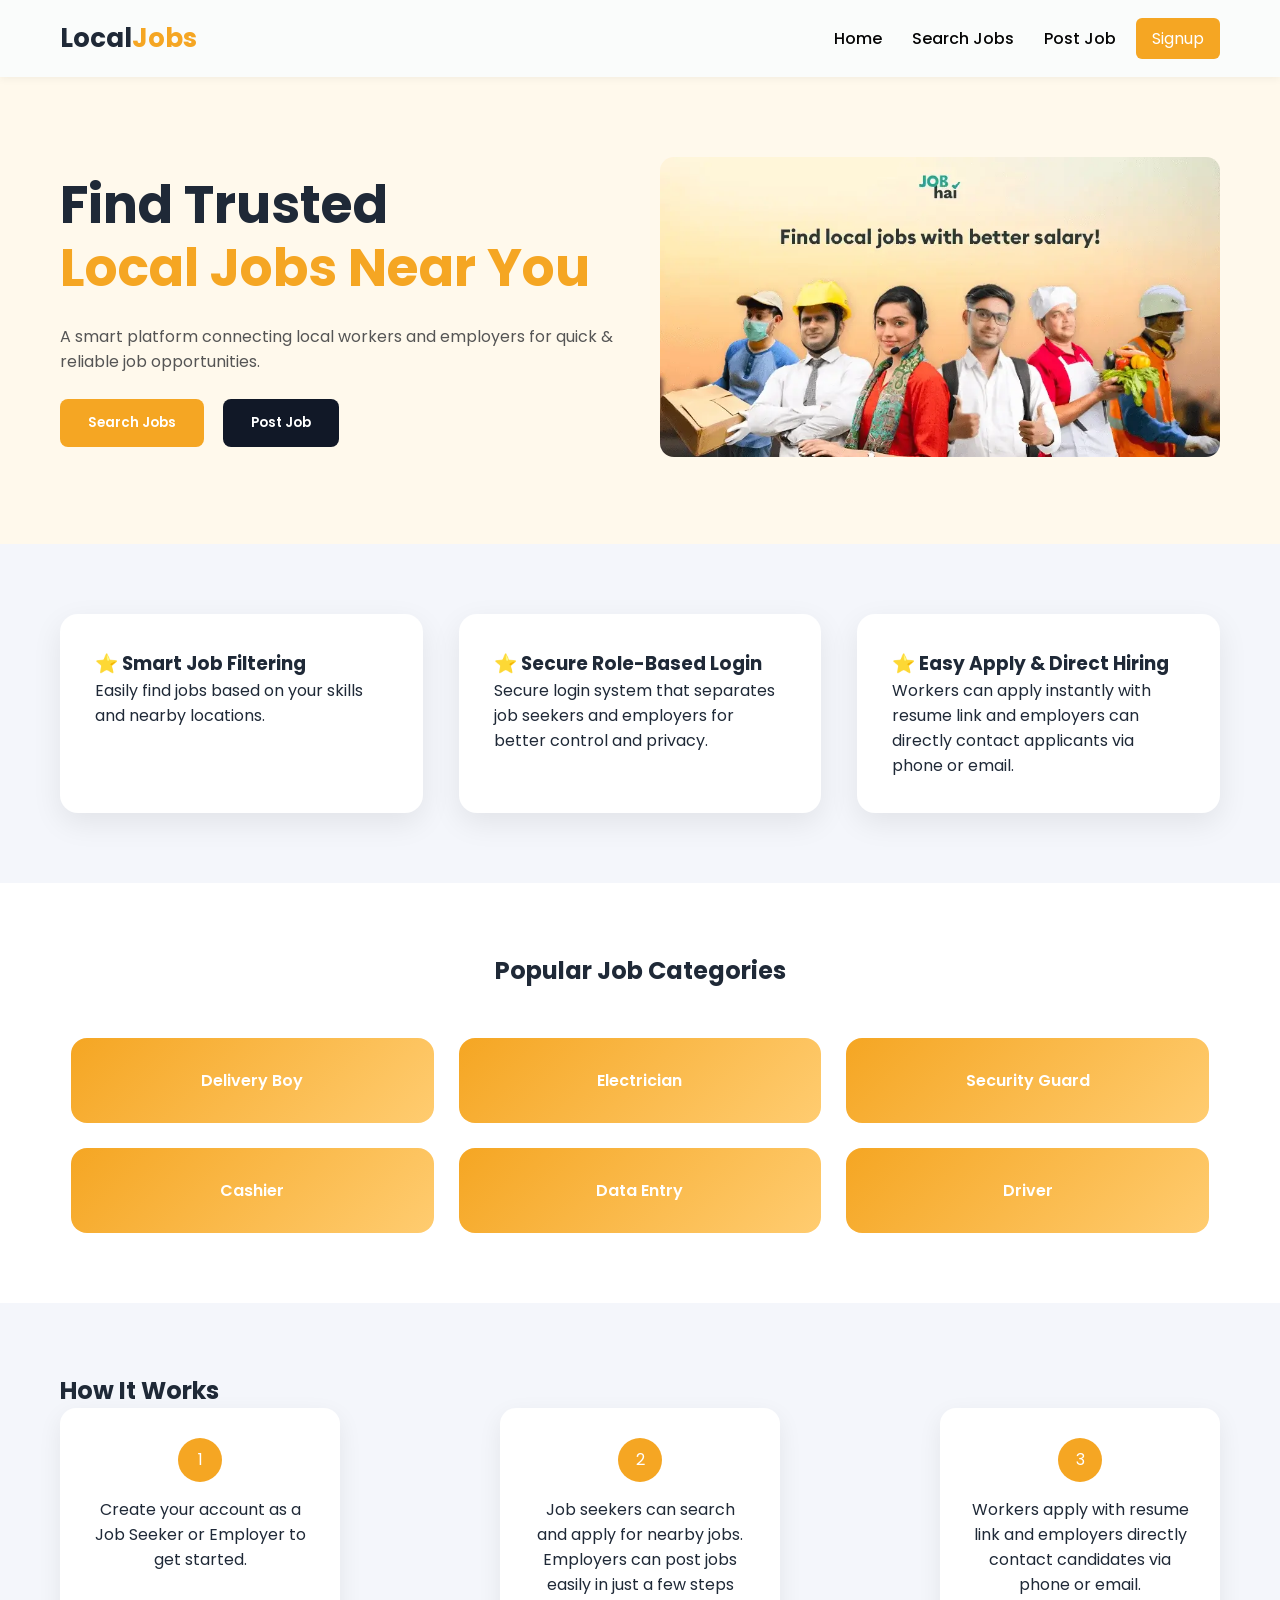
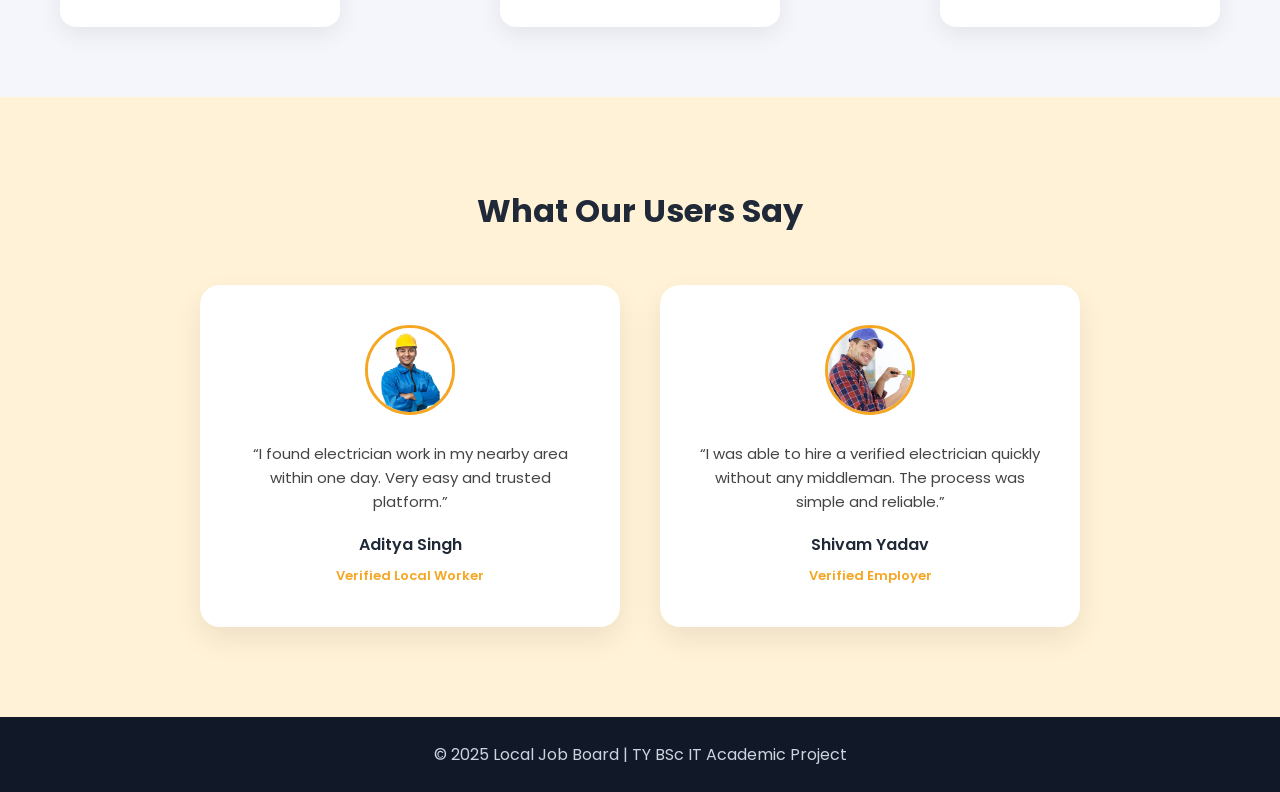
<file: public/index.html>
<!DOCTYPE html>
<html lang="en">
<head>
  <meta charset="UTF-8">
  <title>Local Job Board | Find Jobs Near You</title>
  <link rel="stylesheet" href="indexstyle.css">
 <link href="https://fonts.googleapis.com/css2?family=Poppins:ital,wght@0,100;0,200;0,300;0,400;0,500;0,600;0,700;0,800;0,900;1,100;1,200;1,300;1,400;1,500;1,600;1,700;1,800;1,900&display=swap" rel="stylesheet">

</head>

<body>


<header class="navbar">

  <div class="logo">
    Local<span>Jobs</span>
  </div>

  <!-- Hamburger Icon -->
  <div class="menu-toggle" id="menuToggle">
    ☰
  </div>

  <nav class="nav-links" id="navLinks">
    <a href="index.html">Home</a>
    <a href="find-job.html">Search Jobs</a>
    <a href="signup.html">Post Job</a>
    
  </nav>
     <a href="signup.html" class="login-btn">Signup</a>
</header>


<section class="hero">
  <div class="hero-text">
    <h1>Find Trusted <br><span>Local Jobs Near You</span></h1>
    <p>A smart platform connecting local workers and employers for quick & reliable job opportunities.</p>
    <div class="hero-btns">
      <button class="btn-primary"><a href="find-job.html">Search Jobs</a></button>
      <button class="btn-secondary"><a href="post-job.html">Post Job</a></button>
    </div>
  </div>
  <div class="hero-img">
    <img src="images/hero section.png">
  </div>
</section>

<section class="features">
  <div class="feature-card">
    <h3>⭐ Smart Job Filtering</h3>
    <p>Easily find jobs based on your skills and nearby locations.</p>
  </div>
  <div class="feature-card">
    <h3>⭐ Secure Role-Based Login</h3>
    <p>Secure login system that separates job seekers and employers for better control and privacy.</p>
  </div>
  <div class="feature-card">
    <h3>⭐ Easy Apply & Direct Hiring</h3>
    <p>Workers can apply instantly with resume link and employers can directly contact applicants via phone or email.</p>
    
  </div>
</section>

<section class="categories">
  <h2>Popular Job Categories</h2>
  <div class="category-grid">
    <div class="cat">Delivery Boy</div>
    <div class="cat">Electrician</div>
    <div class="cat">Security Guard</div> 
    <div class="cat">Cashier</div>
    <div class="cat">Data Entry</div>
    <div class="cat">Driver</div>
  </div>
</section>

<section class="how-it-works">
  <h2>How It Works</h2>
  <div class="steps">
    <div class="step">
      <span>1</span>
      <p>Create your account as a Job Seeker or Employer to get started.</p>
    </div>
    <div class="step">
      <span>2</span>
      <p>Job seekers can search and apply for nearby jobs.
         Employers can post jobs easily in just a few steps</p>
    </div>
    <div class="step">
      <span>3</span>
      <p>Workers apply with resume link and employers directly contact candidates via phone or email.</p>
    </div>
  </div>
</section>

<section class="testimonial">
  <h2>What Our Users Say</h2>

  <div class="testimonial-wrapper">

    <!-- Worker Testimonial -->
    <div class="testi-box">
      <img src="images/aditya worker.png" alt="Worker">
      <p>
        “I found electrician work in my nearby area within one day.  
        Very easy and trusted platform.”
      </p>
      <h4>Aditya Singh</h4>
      <span class="role">Verified Local Worker</span>
    </div>

    <!-- Employer Testimonial -->
    <div class="testi-box">
      <img src="images/shivam employer.png" alt="Employer">
      <p>
        “I was able to hire a verified electrician quickly without any middleman.  
        The process was simple and reliable.”
      </p>
      <h4>Shivam Yadav</h4>
      <span class="role">Verified Employer</span>
    </div>

  </div>
</section>


<footer>
  <p>© 2025 Local Job Board | TY BSc IT Academic Project</p>
</footer>
<script>
const menuToggle=document.getElementById("menuToggle");
const navLinks=document.getElementById("navLinks");

menuToggle.addEventListener("click",()=>{
  navLinks.classList.toggle("active");
})
</script>

</body>
</html>
</file>
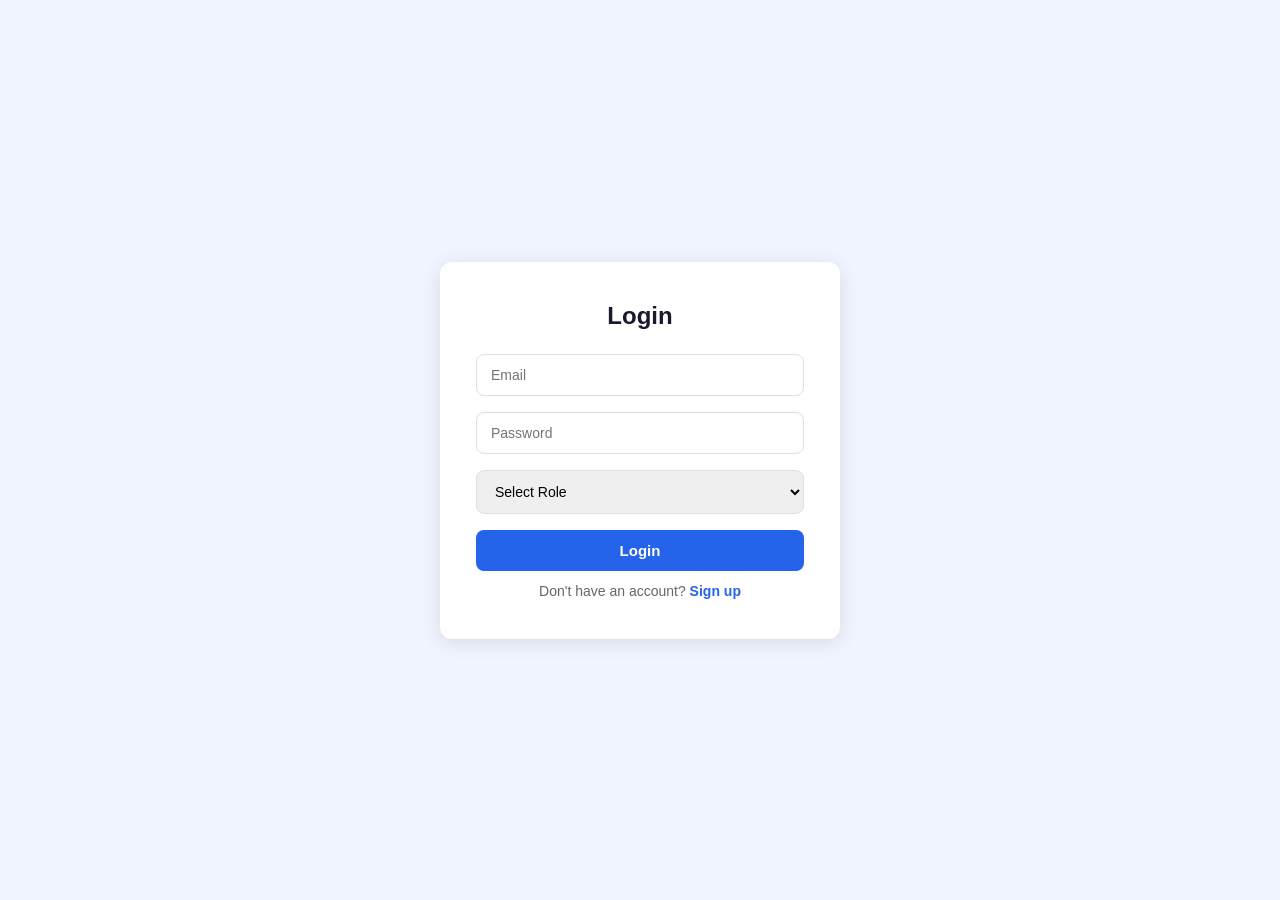
<file: public/application.html>
<!DOCTYPE html>
<html>
<head>
    <title>Applications</title>
    <link rel="stylesheet" href="Application.css">
</head>
<body>

<h2>Your Job Applications</h2>

<div id="result"></div>

<script>

// ================= LOGIN PROTECTION =================
const employerId = localStorage.getItem("user_id");
const role = localStorage.getItem("role");

if (!employerId || role !== "employer") {
    alert("Please login as Employer");
    window.location.href = "login.html";
}

// ================= LOAD APPLICATIONS =================
function loadApplications() {

    fetch("/employer/applications/" + employerId)
    .then(res => res.json())
    .then(data => {

        const container = document.getElementById("result");
        container.innerHTML = "";

        if(data.length === 0){
            container.innerHTML = "<h3>No Applications Yet</h3>";
            return;
        }

        data.forEach(app => {

            container.innerHTML += `
                <div style="border:1px solid black; margin:15px; padding:15px;">
                    <h3>Job Title: ${app.title}</h3>
                    <p><strong>Name:</strong> ${app.name}</p>
                    <p><strong>Email:</strong> ${app.email}</p>
                    <p><strong>Phone:</strong> ${app.phone}</p>
                    <p>
                        <strong>Resume:</strong> 
                        <a href="${app.resume}" target="_blank">
                            View Resume
                        </a>
                    </p>
                </div>
            `;
        });

    })
    .catch(err => {
        console.log(err);
        document.getElementById("result").innerHTML = "Error loading applications";
    });
}

// Auto load when page opens
window.onload = loadApplications;

</script>

</body>
</html>
</file>
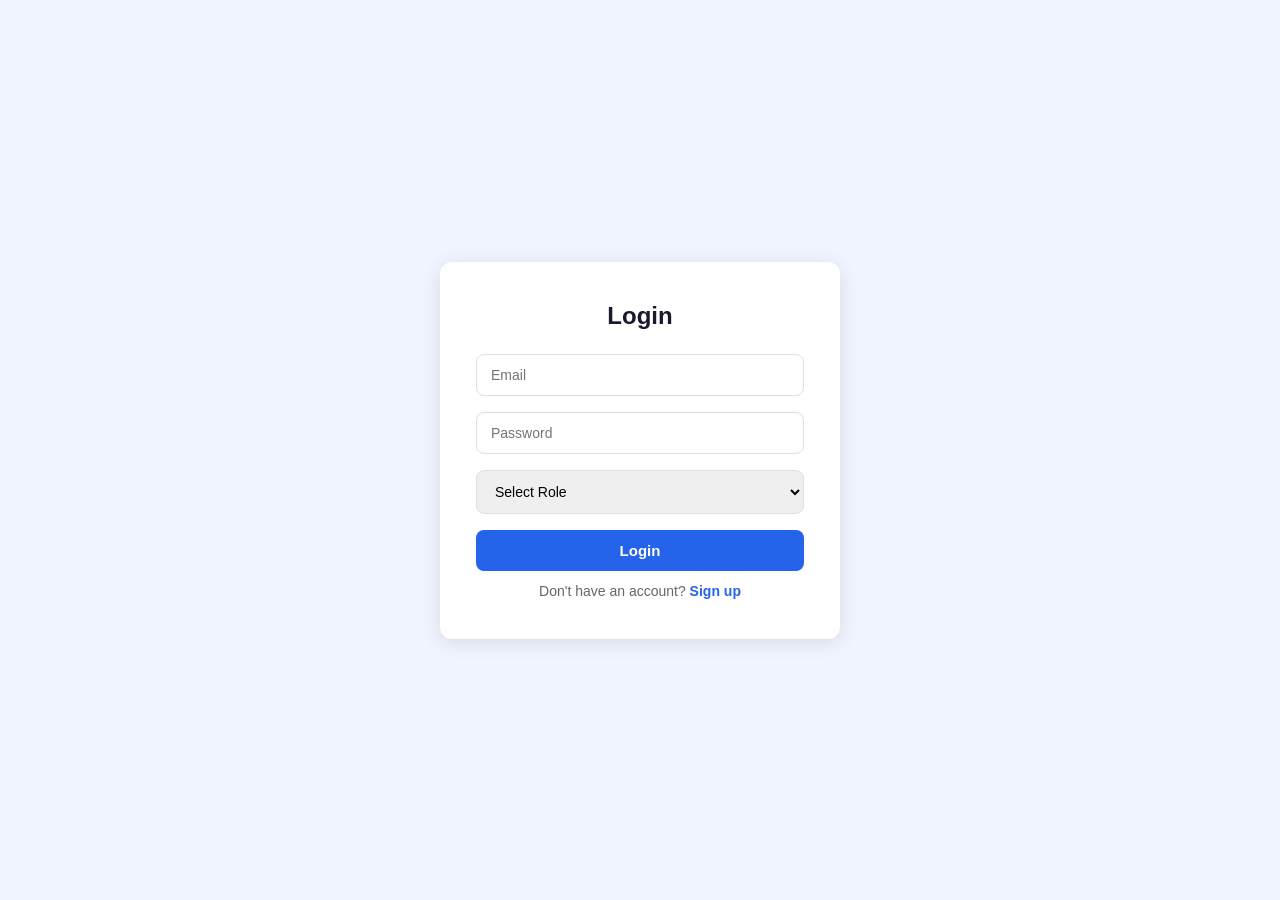
<file: public/login.html>
<!DOCTYPE html>
<html lang="en">
<head>
    <meta charset="UTF-8">
    <meta name="viewport" content="width=device-width, initial-scale=1.0">
    <title>Login | LocalJobs</title>
    <style>
        * { margin: 0; padding: 0; box-sizing: border-box; }
        body {
            font-family: Arial, sans-serif;
            background: #f0f4ff;
            min-height: 100vh;
            display: flex;
            align-items: center;
            justify-content: center;
        }
        .card {
            background: #fff;
            padding: 40px 36px;
            border-radius: 12px;
            box-shadow: 0 4px 20px rgba(0,0,0,0.1);
            width: 100%;
            max-width: 400px;
        }
        h2 {
            text-align: center;
            margin-bottom: 24px;
            color: #1a1a2e;
            font-size: 24px;
        }
        input, select {
            width: 100%;
            padding: 12px 14px;
            margin-bottom: 16px;
            border: 1.5px solid #e0e0e0;
            border-radius: 8px;
            font-size: 14px;
            outline: none;
        }
        input:focus, select:focus { border-color: #2563eb; }
        button {
            width: 100%;
            padding: 12px;
            background: #2563eb;
            color: white;
            border: none;
            border-radius: 8px;
            font-size: 15px;
            font-weight: 600;
            cursor: pointer;
            margin-bottom: 12px;
        }
        button:hover { background: #1d4ed8; }
        .bottom-link { text-align: center; font-size: 14px; color: #666; }
        .bottom-link a { color: #2563eb; font-weight: 600; text-decoration: none; }
    </style>
</head>
<body>
    <div class="card">
        <h2>Login</h2>
        <form id="loginForm">
            <input type="email" id="email" placeholder="Email" required>
            <input type="password" id="password" placeholder="Password" required>
            <select id="role" required>
                <option value="">Select Role</option>
                <option value="seeker">Job Seeker</option>
                <option value="employer">Employer</option>
            </select>
            <button type="submit">Login</button>
        </form>
        <div class="bottom-link">
            Don't have an account? <a href="signup.html">Sign up</a>
        </div>
    </div>
    <script>
        document.getElementById("loginForm").addEventListener("submit", async function(e) {
            e.preventDefault();
            const email = document.getElementById("email").value;
            const password = document.getElementById("password").value;
            const role = document.getElementById("role").value;
            const res = await fetch("/login", {
                method: "POST",
                headers: { "Content-Type": "application/json" },
                body: JSON.stringify({ email, password, role })
            });
            const data = await res.json();
            if (data.user) {
                alert("Welcome " + data.user.name);
                localStorage.setItem("user_id", data.user.id);
                localStorage.setItem("role", data.user.role);
                if (role === "seeker") {
                    window.location.href = "find-job.html";
                } else {
                    window.location.href = "post-job.html";
                }
            } else {
                alert(data.message);
            }
        });
    </script>
</body>
</html>
</file>
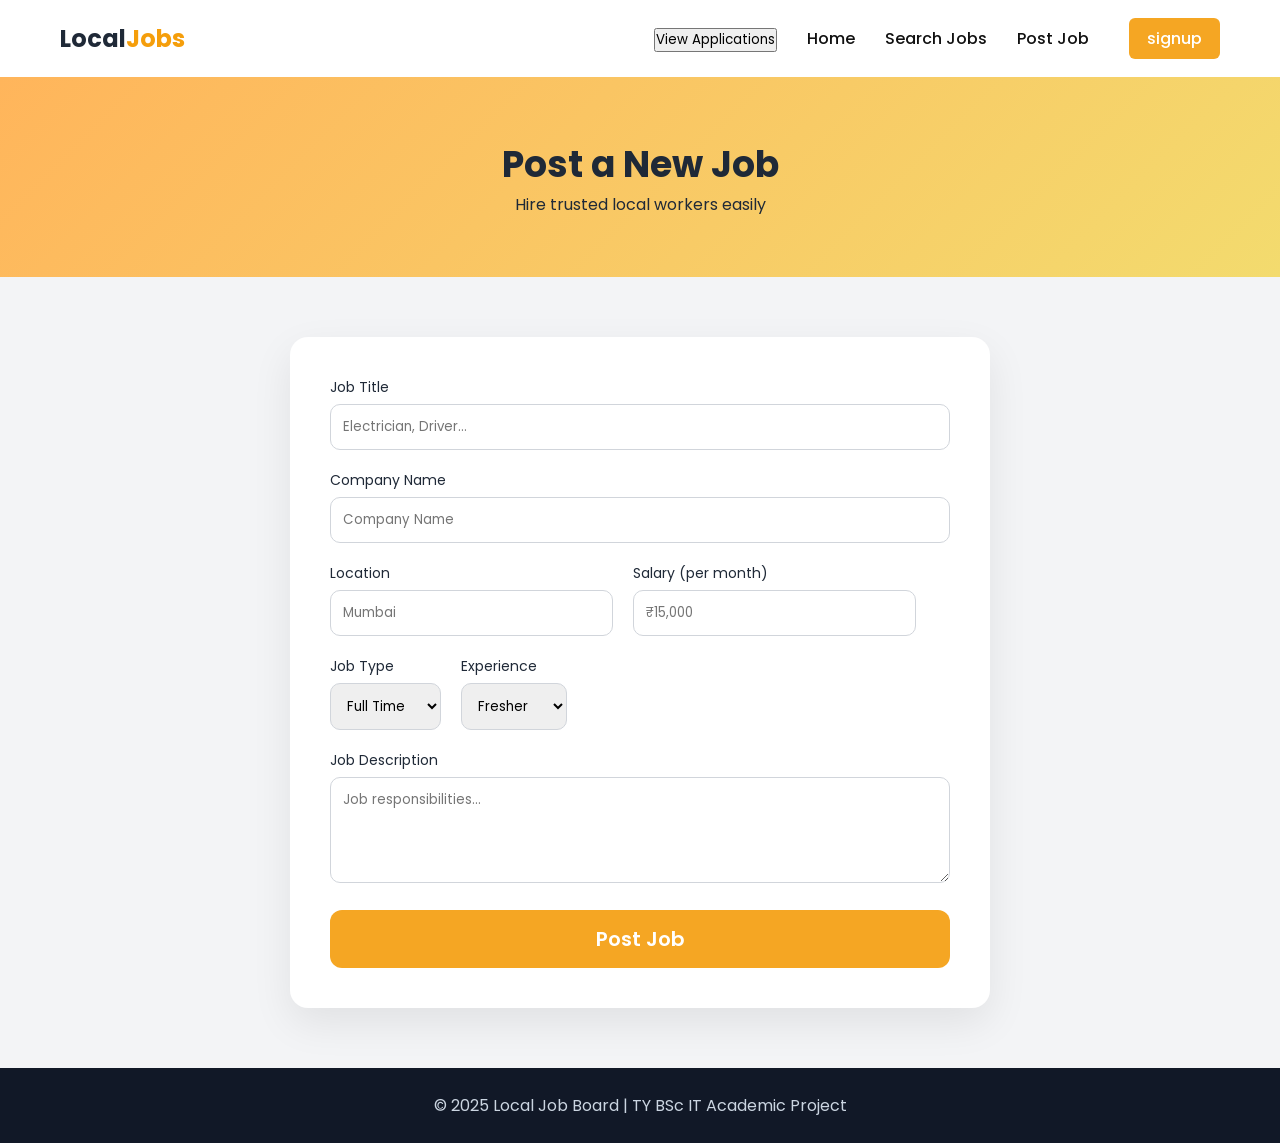
<file: public/post-job.html>
<!DOCTYPE html>
<html lang="en">
<head>
  <meta charset="UTF-8">
  <title>Post a Job | LocalJobs</title>
  <link rel="stylesheet" href="post-job.css">
  <link href="https://fonts.googleapis.com/css2?family=Poppins:wght@400;500;600;700&display=swap" rel="stylesheet">
</head>
<body>

<header class="header">
  <div class="logo">Local<span>Jobs</span></div>

  <div class="menu-toggle" id="menuToggle">☰</div>

  <nav class="nav-links" id="navLinks">
<a href="application.html">
    <button>View Applications</button>
</a>
    <a href="index.html">Home</a>
    <a href="find-job.html">Search Jobs</a>
    <a href="post-job.html">Post Job</a>
  </nav>

  <a href="signup.html" class="login-btn">signup</a>
</header>

<section class="page-title">
  <h1>Post a New Job</h1>
  <p>Hire trusted local workers easily</p>
</section>

<section class="form-section">
  <form class="job-form" id="jobForm">

    <div class="form-group">
      <label>Job Title</label>
      <input type="text" id="title" required placeholder="Electrician, Driver...">
    </div>

    <div class="form-group">
      <label>Company Name</label>
      <input type="text" id="company_name" required placeholder="Company Name">
    </div>

    <div class="form-row">
      <div class="form-group">
        <label>Location</label>
        <input type="text" id="location" required placeholder="Mumbai">
      </div>

      <div class="form-group">
        <label>Salary (per month)</label>
        <input type="text" id="salary" required placeholder="₹15,000">
      </div>
    </div>

<div class="form-row">

    <div class="form-group">
        <label>Job Type</label>
        <select id="type">
            <option>Full Time</option>
            <option>Part Time</option>
        </select>
    </div>

    <div class="form-group">
        <label>Experience</label>
        <select id="experience">
            <option>Fresher</option>
            <option>1-2 Years</option>
            <option>2+ Years</option>
        </select>
    </div>

</div>




    <div class="form-group">
      <label>Job Description</label>
      <textarea id="job_description" rows="4" placeholder="Job responsibilities..."></textarea>
    </div>

    <button type="submit" class="submit-btn">Post Job</button>
  </form>
</section>



<footer class="footer">
  © 2025 Local Job Board | TY BSc IT Academic Project
</footer>

<script>
const menuToggle = document.getElementById("menuToggle");
const navLinks = document.getElementById("navLinks");

menuToggle.addEventListener("click", () => {
  navLinks.classList.toggle("active");
});

// =================== POST JOB ===================

const form = document.getElementById('jobForm');

form.addEventListener('submit', async (e) => {
  e.preventDefault();

  const employerId = localStorage.getItem("user_id");
  const role = localStorage.getItem("role");

  if (!employerId || role !== "employer") {
    alert("Please login as Employer first!");
    window.location.href = "login.html";
    return;
  }

  const data = {
    title: document.getElementById("title").value,
    company_name: document.getElementById("company_name").value,
    location: document.getElementById("location").value,
    salary: document.getElementById("salary").value,
    job_description: document.getElementById("job_description").value,
    employer_id: employerId
  };

  try {
    const res = await fetch('/api/jobs', {
      method: 'POST',
      headers: {'Content-Type': 'application/json'},
      body: JSON.stringify(data)
    });

   const result = await res.json();

  if (!res.ok) {
    alert(result.message);
    return;
  }

  alert(result.message);
  form.reset();

} catch (error) {
  alert("Server Error");
}
});


// =================== VIEW APPLICATIONS ===================

function viewApplications(){

  const employerId = localStorage.getItem("user_id");

  if(!employerId){
    alert("Please login first!");
    return;
  }

  fetch("/employer/applications/" + employerId)
  .then(res => res.json())
  .then(data => {

    const container = document.getElementById("applicationsContainer");
    container.innerHTML = "";

    if(data.length === 0){
      container.innerHTML = "<p style='text-align:center;'>No Applications Yet</p>";
      return;
    }

    data.forEach(app => {
      container.innerHTML += `
        <div style="border:1px solid #ccc; padding:15px; margin:10px; border-radius:8px;">
          <h3>${app.title}</h3>
          <p><strong>Name:</strong> ${app.name}</p>
          <p><strong>Email:</strong> ${app.email}</p>
          <p><strong>Phone:</strong> ${app.phone}</p>
          <p>
            <strong>Resume:</strong> 
            <a href="${app.resume}" target="_blank">View Resume</a>
          </p>
        </div>
      `;
    });

  })
  .catch(error => {
    alert("Error loading applications");
  });
}
</script>

</body>
</html>
</file>
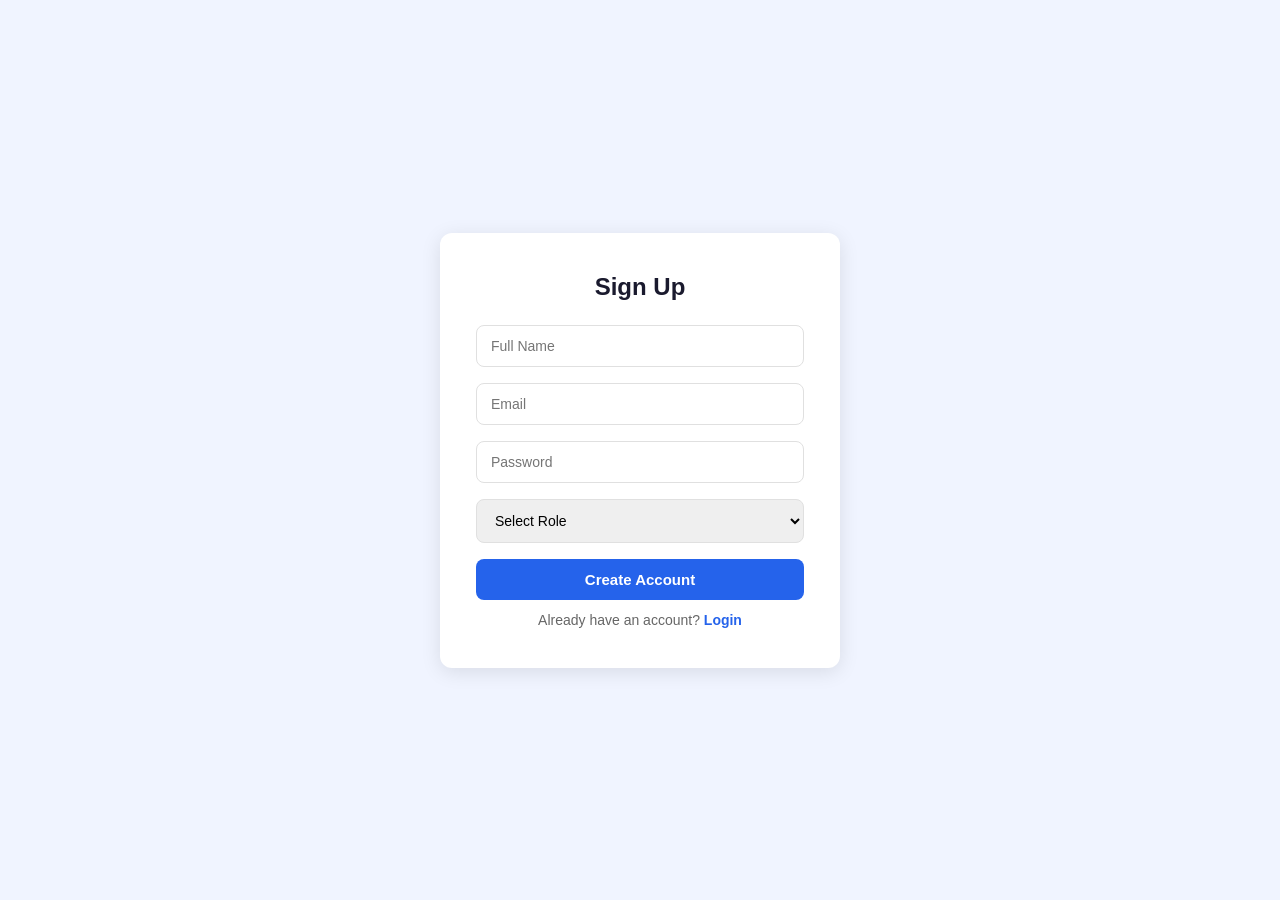
<file: public/signup.html>
<!DOCTYPE html>
<html lang="en">
<head>
    <meta charset="UTF-8">
    <meta name="viewport" content="width=device-width, initial-scale=1.0">
    <title>Signup | LocalJobs</title>
    <style>
        * { margin: 0; padding: 0; box-sizing: border-box; }
        body {
            font-family: Arial, sans-serif;
            background: #f0f4ff;
            min-height: 100vh;
            display: flex;
            align-items: center;
            justify-content: center;
        }
        .card {
            background: #fff;
            padding: 40px 36px;
            border-radius: 12px;
            box-shadow: 0 4px 20px rgba(0,0,0,0.1);
            width: 100%;
            max-width: 400px;
        }
        h2 {
            text-align: center;
            margin-bottom: 24px;
            color: #1a1a2e;
            font-size: 24px;
        }
        input, select {
            width: 100%;
            padding: 12px 14px;
            margin-bottom: 16px;
            border: 1.5px solid #e0e0e0;
            border-radius: 8px;
            font-size: 14px;
            outline: none;
        }
        input:focus, select:focus { border-color: #2563eb; }
        button {
            width: 100%;
            padding: 12px;
            background: #2563eb;
            color: white;
            border: none;
            border-radius: 8px;
            font-size: 15px;
            font-weight: 600;
            cursor: pointer;
            margin-bottom: 12px;
        }
        button:hover { background: #1d4ed8; }
        .bottom-link { text-align: center; font-size: 14px; color: #666; }
        .bottom-link a { color: #2563eb; font-weight: 600; text-decoration: none; }
    </style>
</head>
<body>
    <div class="card">
        <h2>Sign Up</h2>
        <form id="signupForm">
            <input type="text" id="name" placeholder="Full Name" required>
            <input type="email" id="email" placeholder="Email" required>
            <input type="password" id="password" placeholder="Password" required>
            <select id="role" required>
                <option value="">Select Role</option>
                <option value="seeker">Job Seeker</option>
                <option value="employer">Employer</option>
            </select>
            <button type="submit">Create Account</button>
        </form>
        <div class="bottom-link">
            Already have an account? <a href="login.html">Login</a>
        </div>
    </div>
    <script>
        document.getElementById("signupForm").addEventListener("submit", async function(e) {
            e.preventDefault();
            const name = document.getElementById("name").value;
            const email = document.getElementById("email").value;
            const password = document.getElementById("password").value;
            const role = document.getElementById("role").value;
            const res = await fetch("/signup", {
                method: "POST",
                headers: { "Content-Type": "application/json" },
                body: JSON.stringify({ name, email, password, role })
            });
            const data = await res.json();
            alert(data.message);
            if (res.ok) {
                fetch("/login", {
                    method: "POST",
                    headers: { "Content-Type": "application/json" },
                    body: JSON.stringify({ email, password, role })
                })
                .then(res => res.json())
                .then(loginData => {
                    if (loginData.user) {
                        localStorage.setItem("user_id", loginData.user.id);
                        localStorage.setItem("role", loginData.user.role);
                        if (role === "seeker") {
                            window.location.href = "find-job.html";
                        } else {
                            window.location.href = "post-job.html";
                        }
                    }
                });
            }
        });
    </script>
</body>
</html>
</file>
<file: public/indexstyle.css>
* {
  margin: 0;
  padding: 0;
  font-family: 'Poppins', sans-serif;
  box-sizing: border-box;
}

body {
  background: #f4f6fb;
  color: #1f2937;
}
.logo { 
  font-size: 26px; 
  font-weight: 700;
 } 
.logo span {
   color: #f5a623; 
  }

/* NAVBAR */
.navbar {
  position: sticky;
  top: 0;
  display: flex;
  align-items: center;
  padding: 18px 60px;
  background: #fafcfb;
 box-shadow: 0 2px 8px rgba(0,0,0,0.05);
}

.menu-toggle {
 
  display: none;

}
 


.nav-links {
  display: flex;
  gap: 30px;
  margin-left: auto;   
  margin-right: 20px;
}


.nav-links a {
  text-decoration: none;
  color: #050505;
  font-weight: 500;
}

.login-btn {
  background: #f5a623;
  color: white;
  padding: 8px 16px;
  border-radius: 6px;
  text-decoration: none;
}




/* HERO */
.hero {
  display: flex;
  justify-content: space-between;
  align-items: center;
  gap: 40px;
  padding: 80px 60px;
  background-color: rgb(255, 249, 236);
  flex-wrap: wrap;
}

.hero-text {
  flex: 1;
  min-width: 300px;
}

.hero-text h1 {
  font-size: 52px;
  line-height: 1.2;
}

.hero-text span {
  color: #f5a623;
}

.hero-text p {
  margin: 25px 0;
  font-size: 16px;
  color: #555;
}


.hero-btns button {
  padding: 14px 28px;
  margin-right: 15px;
  border-radius: 8px;
  border: none;
  font-weight: 600;
  cursor: pointer;
}

.btn-primary {
  background: #f5a623;
  color: white;
}

.btn-secondary {
  background: #111827;
  color: white;
}


.btn-primary a{
  background: #f5a623;
  color: white;
  text-decoration: none;
}

.btn-secondary a{
  background: #111827;
  color: white;
   text-decoration: none;
}

.hero-img {
  flex: 1;
  min-width: 300px;
}

.hero-img img {
  width: 100%;
  border-radius: 14px;
}

/* FEATURES */
.features {
  display: flex;
  flex-wrap: wrap;
  gap: 30px;
  padding: 70px 60px;
  justify-content: space-between;
}

.feature-card {
  flex: 0 0 calc(33% - 20px);
  background: white;
  padding: 35px;
  border-radius: 18px;
  box-shadow: 0 10px 30px rgba(0,0,0,0.08);
  transition: transform 0.3s;
}

.feature-card:hover {
  transform: translateY(-6px);
}

/* CATEGORIES */
.categories {
  padding: 70px 60px;
  background: #fff;
}

.categories h2 {
  text-align: center;
  margin-bottom: 50px;
}

.category-grid {
  display: flex;
  flex-wrap: wrap;
  gap: 25px;
  justify-content: center;
}

.cat {
  flex: 0 0 calc(33% - 20px);
  background: linear-gradient(135deg, #f5a623, #ffcc70);
  color: white;
  padding: 30px;
  border-radius: 16px;
  text-align: center;
  font-weight: 600;
}

/* HOW IT WORKS */
.how-it-works {
  padding: 70px 60px;
}

.steps {
  display: flex;
  flex-wrap: wrap;
  gap: 20px;
  justify-content: space-between;
}

.step {
  flex: 0 0 280px;
  background: white;
  padding: 30px;
  border-radius: 16px;
  text-align: center;
  box-shadow: 0 8px 25px rgba(0,0,0,0.07);
}

.step span {
  display: inline-block;
  background: #f5a623;
  color: white;
  width: 44px;
  height: 44px;
  border-radius: 50%;
  line-height: 44px;
  margin-bottom: 15px;
}

/* TESTIMONIAL */
.testimonial {
  padding: 90px 60px;
  background: #fff2d6;
  text-align: center;
}

.testimonial h2 {
  margin-bottom: 50px;
  font-size: 32px;
}

.testimonial-wrapper {
  display: flex;
  justify-content: center;
  gap: 40px;
  flex-wrap: wrap;
}

.testi-box {
  background: white;
  max-width: 420px;
  padding: 40px 35px;
  border-radius: 20px;
  box-shadow: 0 12px 30px rgba(0,0,0,0.08);
  transition: transform 0.3s;
}

.testi-box:hover {
  transform: translateY(-6px);
}

.testi-box img {
  width: 90px;
  height: 90px;
  object-fit: cover;
  border-radius: 50%;
  margin-bottom: 20px;
  border: 3px solid #f5a623;
}

.testi-box p {
  font-size: 15px;
  color: #444;
  margin-bottom: 18px;
  line-height: 1.6;
}

.testi-box h4 {
  margin-bottom: 5px;
  font-weight: 600;
}

.role {
  font-size: 13px;
  color: #f5a623;
  font-weight: 600;
}

/* FOOTER */
footer {
  background: #111827;
  color: #cbd5e1;
  text-align: center;
  padding: 25px;
}

/* MOBILE RESPONSIVE */
/* ===== MOBILE NAVBAR ===== */
@media (max-width: 768px) {

  .navbar {
    display: flex;
    align-items: center;
    justify-content: space-between;
    padding: 16px 20px;
  }

  /* Logo left rahe */
  .logo {
    order: 1;
  }

  /* Login thoda left side aaye */
  .login-btn {
    order: 2;
    margin-left: auto;
  }

  /* Hamburger menu bilkul right side */
  .menu-toggle {
    display: block;
    order: 3;
    font-size: 26px;
    margin-left: 5px;
    cursor: pointer;
    
  }

  .features .feature-card,
  .category-grid .cat,
  .step {
    flex: 0 0 100%;
  }

  /* Mobile menu dropdown */
  .nav-links {
    position: absolute;
    top: 70px;
    right: 0;
    width: 100%;
    background: #ffffff;
    flex-direction: column;
    align-items: center;
    display: none;
    box-shadow: 0 8px 20px rgba(0,0,0,0.1);
  }



  .nav-links.active {
    display: flex;
    flex-direction: column;

  }
}
@media (max-width: 1024px) {
  .hero {
    flex-direction: column;
    text-align: center;
  }
}
</file>
<file: public/Application.css>
/* Professional Employer Applications Page */

@import url('https://fonts.googleapis.com/css2?family=Poppins:wght@400;500;600&display=swap');

* {
    margin: 0;
    padding: 0;
    box-sizing: border-box;
}

body {
    font-family: 'Poppins', sans-serif;
    background: #f3f6f9; /* LinkedIn soft background */
    padding: 40px 20px;
}

/* Page Title */
h2 {
    text-align: center;
    margin-bottom: 40px;
    font-size: 28px;
    font-weight: 600;
    color: #1d1d1f;
}

/* Applications Container */
#result {
    max-width: 900px;
    margin: auto;
}

/* Each Application Card */
#result div {
    background: #ffffff;
    border-radius: 12px;
    padding: 25px;
    margin-bottom: 20px;
    box-shadow: 0 4px 15px rgba(0, 0, 0, 0.06);
    border: 1px solid #e6e6e6;
    transition: 0.2s ease-in-out;
}

/* Card Hover Effect */
#result div:hover {
    transform: translateY(-3px);
    box-shadow: 0 6px 20px rgba(0, 0, 0, 0.1);
}

/* Job Title */
#result h3 {
    margin-bottom: 15px;
    font-size: 18px;
    font-weight: 600;
    color: #0a66c2; /* LinkedIn blue */
}

/* Text */
#result p {
    font-size: 14px;
    margin-bottom: 8px;
    color: #333;
}

/* Strong labels */
#result strong {
    font-weight: 500;
    color: #555;
}

/* Resume Link */
#result a {
    text-decoration: none;
    color: #0a66c2;
    font-weight: 500;
}

#result a:hover {
    text-decoration: underline;
}

/* No Applications Message */
#result h3:only-child {
    text-align: center;
    padding: 40px;
    background: #ffffff;
    border-radius: 10px;
    border: 1px solid #e6e6e6;
    color: #666;
    font-weight: 500;
}
</file>
<file: public/post-job.css>
* {
  margin: 0;
  padding: 0;
  box-sizing: border-box;
  font-family: 'Poppins', sans-serif;
}

body {
  background: #f3f4f6;
  color: #1f2937;
  display: flex;
  flex-direction: column;
  min-height: 100vh;
}

/* HEADER */
.header {
  background: white;
  padding: 18px 60px;
  display: flex;
  align-items: center;
  gap: 40px;
  box-shadow: 0 4px 15px rgba(0,0,0,0.06);
}

.logo {
  font-size: 24px;
  font-weight: 700;
}

.logo span {
  color: #f59e0b;
}

.menu-toggle {
  display: none;
  font-size: 26px;
  cursor: pointer;
}

.nav-links {
  margin-left: auto;
  display: flex;
  gap: 30px;
}

.nav-links a {
  text-decoration: none;
  font-weight: 500;
  color: #111;
}

.login-btn {
  background:#f5a623;
  color: white;
  padding: 8px 18px;
  border-radius: 6px;
  text-decoration: none;
  font-weight: 500;
}

/* TITLE */
.page-title {
  padding: 60px;
  text-align: center;
  background: linear-gradient(135deg, #ffb55b, #f3db6e);
}

.page-title h1 {
  font-size: 36px;
}

/* FORM */
.form-section {
  padding: 60px;
  display: flex;
  justify-content: center;
  flex: 1;
}

.job-form {
  background: white;
  width: 100%;
  max-width: 700px;
  padding: 40px;
  border-radius: 18px;
  box-shadow: 0 15px 40px rgba(0,0,0,0.08);
}

.form-group {
  margin-bottom: 20px;
}

.form-group label {
  display: block;
  margin-bottom: 6px;
  font-size: 14px;
}

.form-group input,
.form-group select,
.form-group textarea {
  width: 100%;
  padding: 12px;
  border-radius: 10px;
  border: 1px solid #d1d5db;
}

.form-row {
  display: flex;
  gap: 20px;
}

.submit-btn {
  width: 100%;
  padding: 14px;
  background: #f5a623;
  border: none;
  border-radius: 12px;
  font-size: 20px;
  font-weight: 600;
  color:white;
  cursor: pointer;
}

/* FOOTER */
.footer {
  background: #111827;
  color: #cbd5e1;
  text-align: center;
  padding: 25px;
}

/* MOBILE */
@media (max-width: 768px) {
  .header {
    padding: 16px 20px;
  }

  .menu-toggle {
    display: block;
    margin-left: auto;
  }

  .nav-links {
    position: absolute;
    top: 70px;
    right: 0;
    width: 100%;
    background: #ffffff;
    flex-direction: column;
    align-items: center;
    display: none;
    box-shadow: 0 8px 20px rgba(0,0,0,0.1);
  }

  .nav-links.active {
    display: flex;
    flex-direction: column;
   
  }

  .form-section {
    padding: 30px 20px;
  }

  .form-row {
    flex-direction: column;
  }
}
</file>
